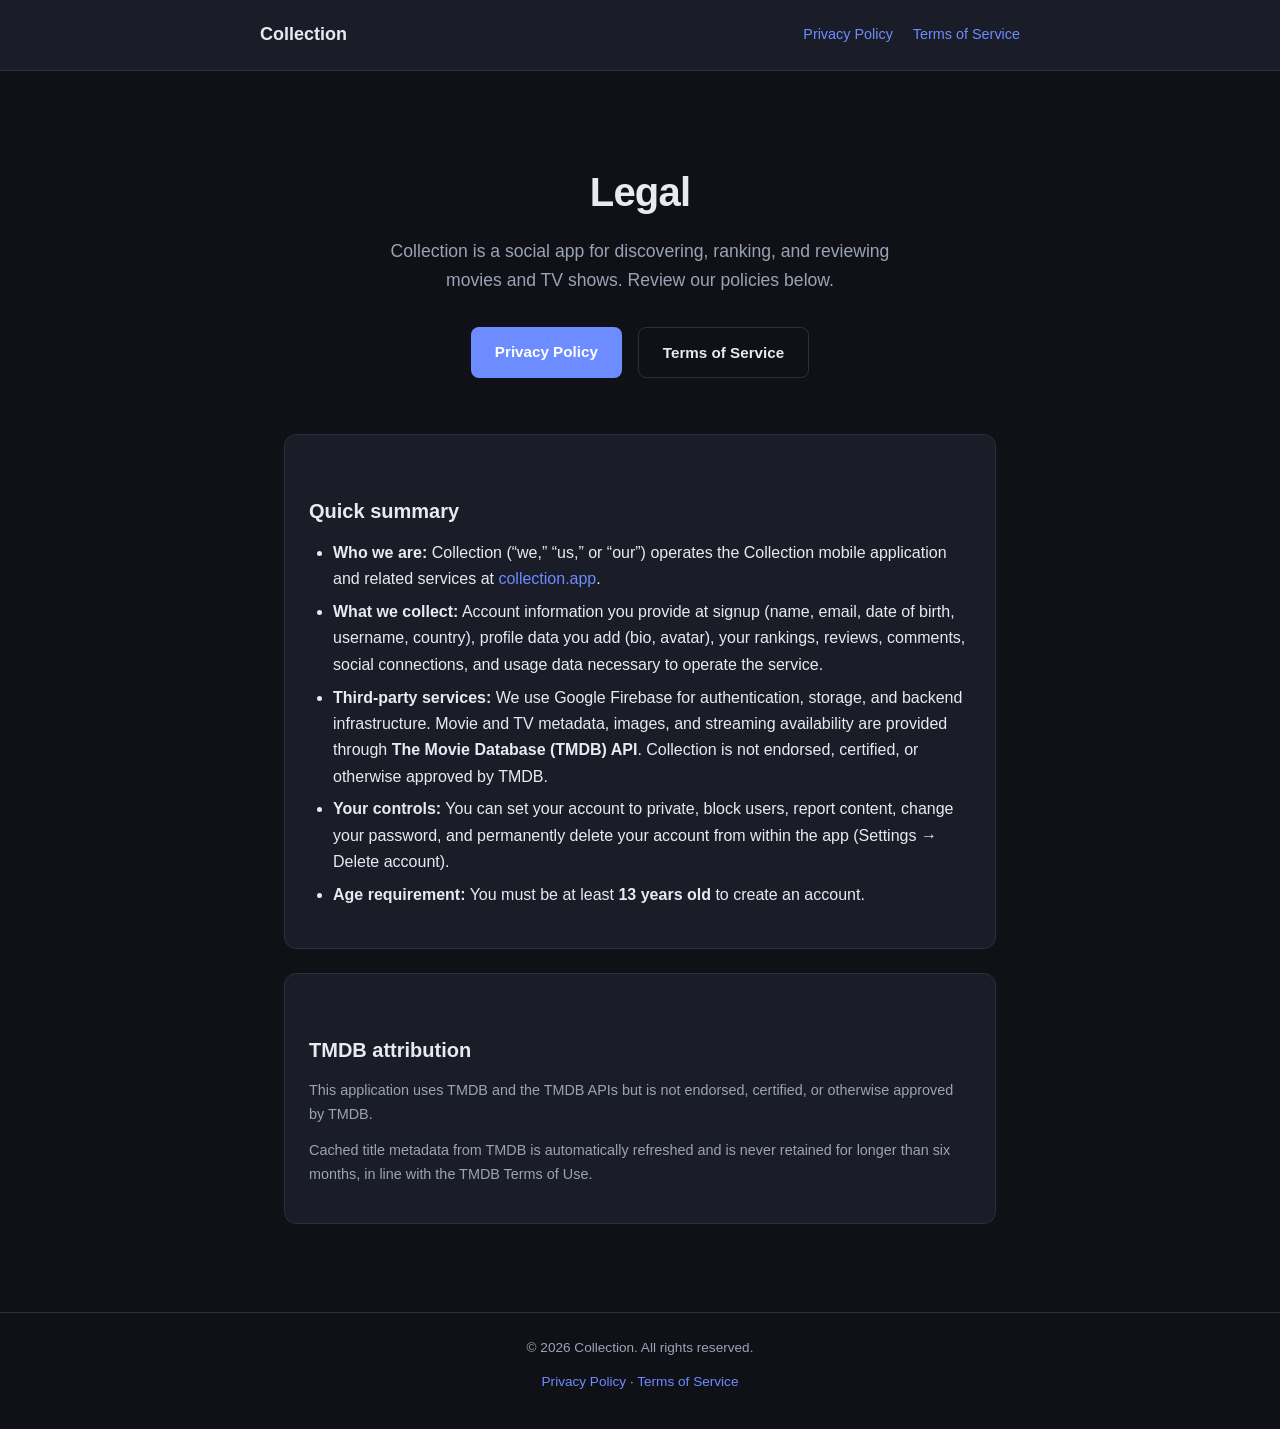
<file: index.html>
<!DOCTYPE html>
<html lang="en">
<head>
  <meta charset="UTF-8" />
  <meta name="viewport" content="width=device-width, initial-scale=1.0" />
  <meta name="description" content="Legal documents for Collection — Privacy Policy and Terms of Service." />
  <title>Collection — Legal</title>
  <link rel="stylesheet" href="styles.css" />
</head>
<body>
  <header class="site-header">
    <div class="site-header-inner">
      <a href="index.html" class="brand">Collection</a>
      <nav class="nav-links">
        <a href="privacy.html">Privacy Policy</a>
        <a href="terms.html">Terms of Service</a>
      </nav>
    </div>
  </header>

  <main>
    <section class="hero">
      <h1>Legal</h1>
      <p>
        Collection is a social app for discovering, ranking, and reviewing movies and TV shows.
        Review our policies below.
      </p>
      <div class="btn-row">
        <a href="privacy.html" class="btn btn-primary">Privacy Policy</a>
        <a href="terms.html" class="btn btn-secondary">Terms of Service</a>
      </div>
    </section>

    <section class="card">
      <h2>Quick summary</h2>
      <ul>
        <li><strong>Who we are:</strong> Collection (“we,” “us,” or “our”) operates the Collection mobile application and related services at <a href="https://collection.app">collection.app</a>.</li>
        <li><strong>What we collect:</strong> Account information you provide at signup (name, email, date of birth, username, country), profile data you add (bio, avatar), your rankings, reviews, comments, social connections, and usage data necessary to operate the service.</li>
        <li><strong>Third-party services:</strong> We use Google Firebase for authentication, storage, and backend infrastructure. Movie and TV metadata, images, and streaming availability are provided through <strong>The Movie Database (TMDB) API</strong>. Collection is not endorsed, certified, or otherwise approved by TMDB.</li>
        <li><strong>Your controls:</strong> You can set your account to private, block users, report content, change your password, and permanently delete your account from within the app (Settings → Delete account).</li>
        <li><strong>Age requirement:</strong> You must be at least <strong>13 years old</strong> to create an account.</li>
      </ul>
    </section>

    <section class="card card-muted">
      <h2>TMDB attribution</h2>
      <p>
        This application uses TMDB and the TMDB APIs but is not endorsed, certified,
        or otherwise approved by TMDB.
      </p>
      <p>
        Cached title metadata from TMDB is automatically refreshed and is never retained
        for longer than six months, in line with the TMDB Terms of Use.
      </p>
    </section>
  </main>

  <footer class="site-footer">
    <p>© 2026 Collection. All rights reserved.</p>
    <p>
      <a href="privacy.html">Privacy Policy</a> ·
      <a href="terms.html">Terms of Service</a>
    </p>
  </footer>
</body>
</html>
</file>
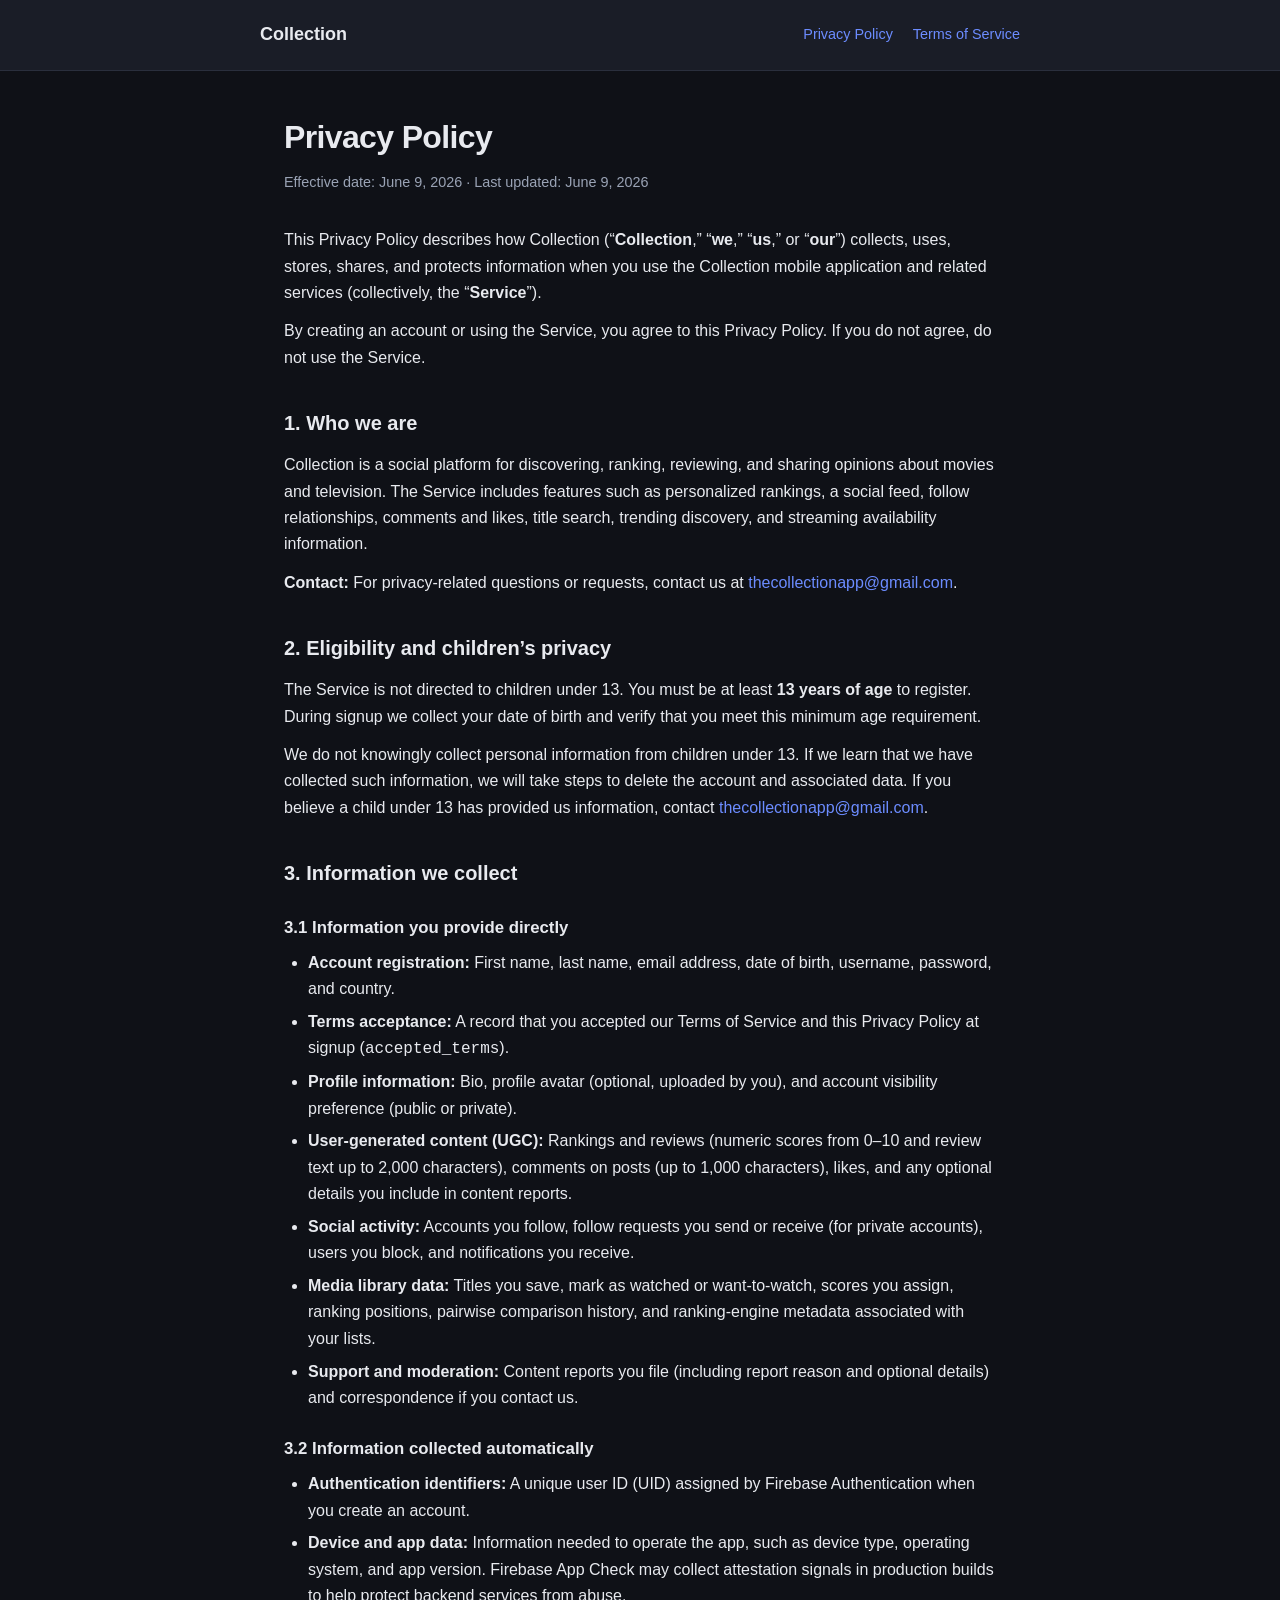
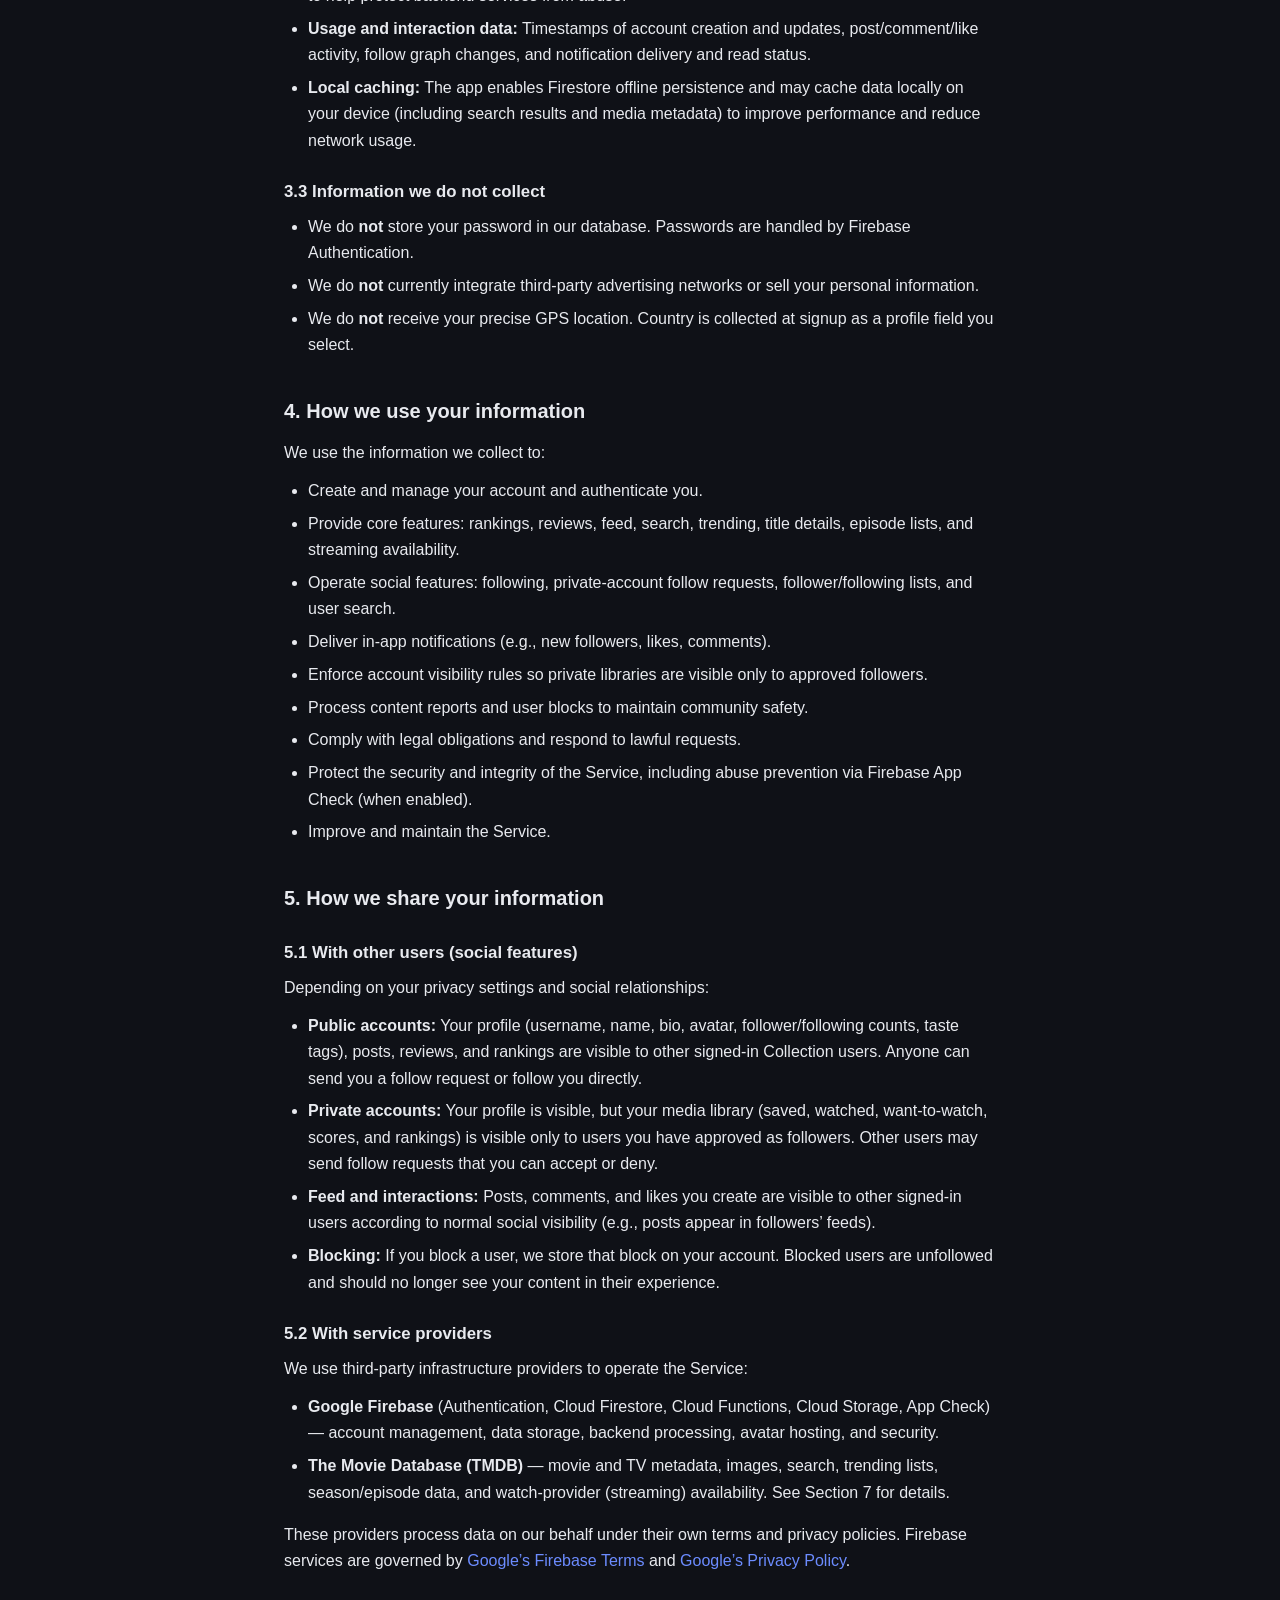
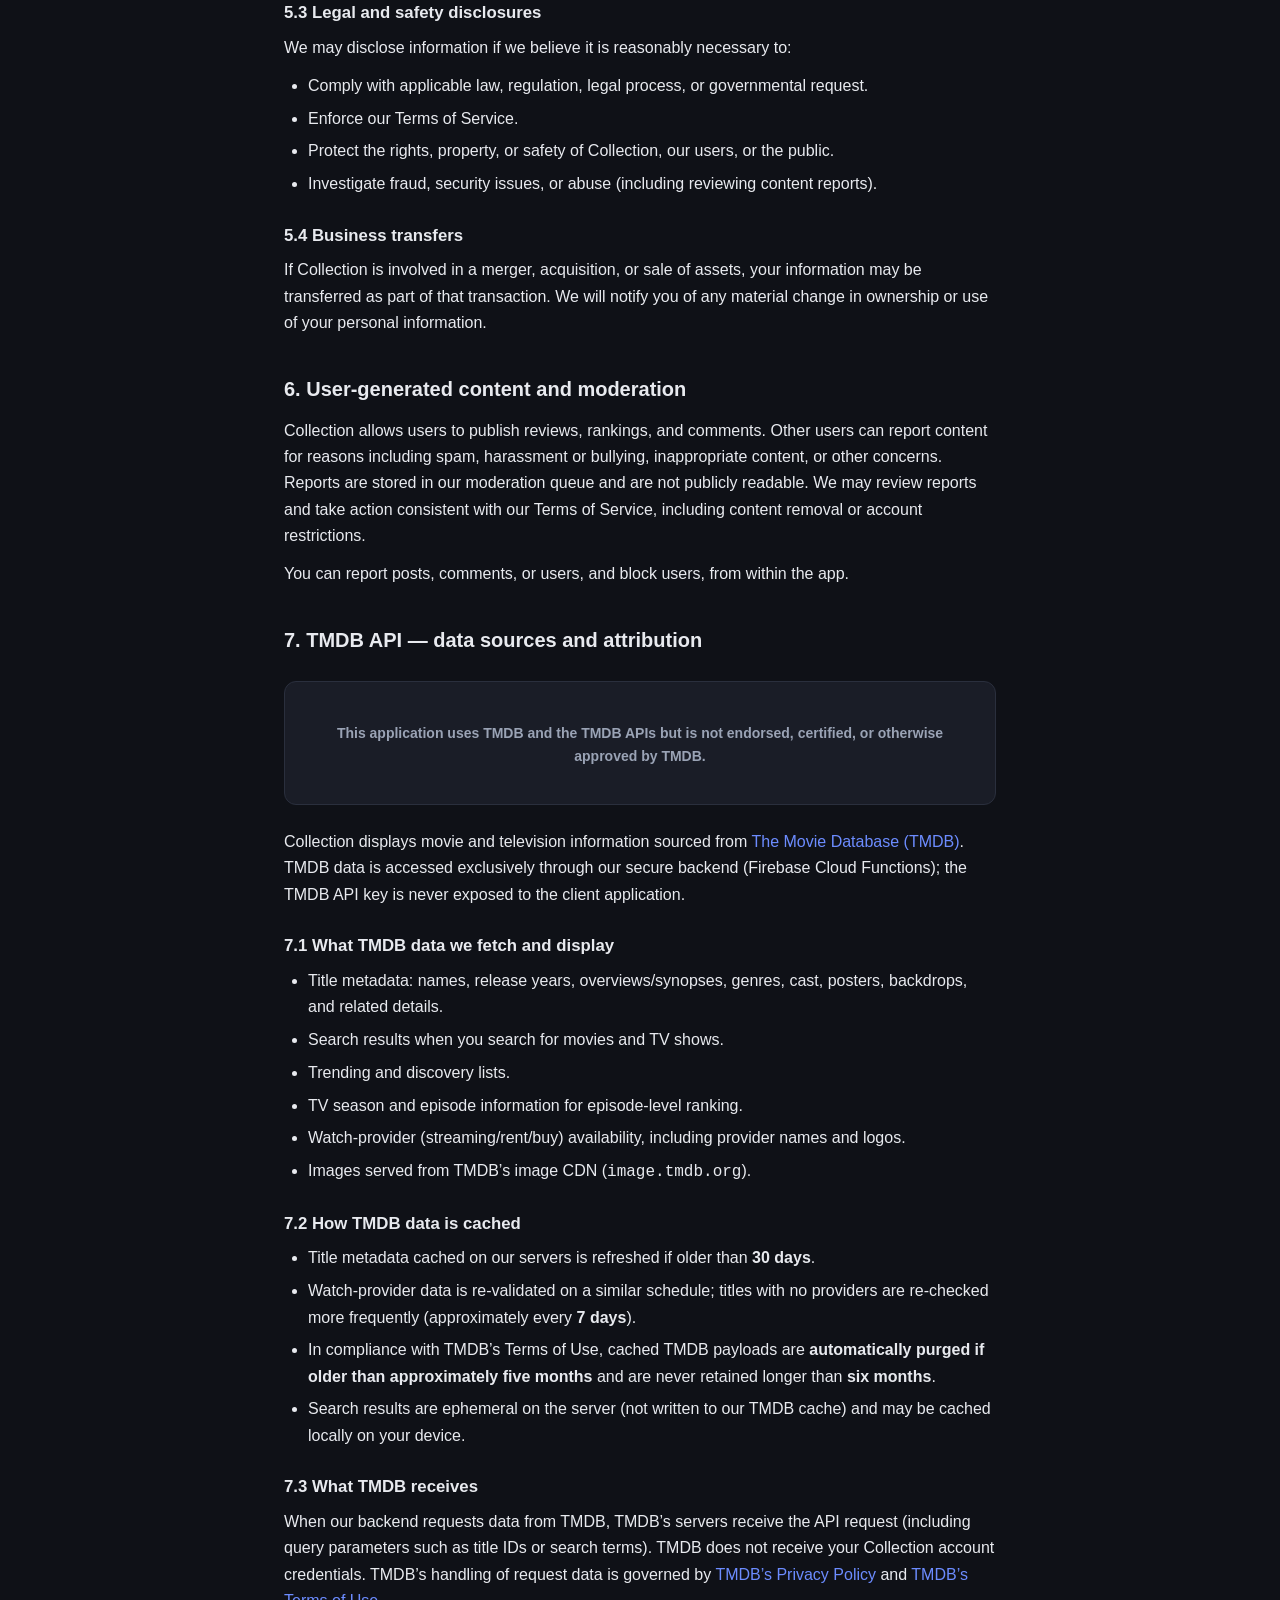
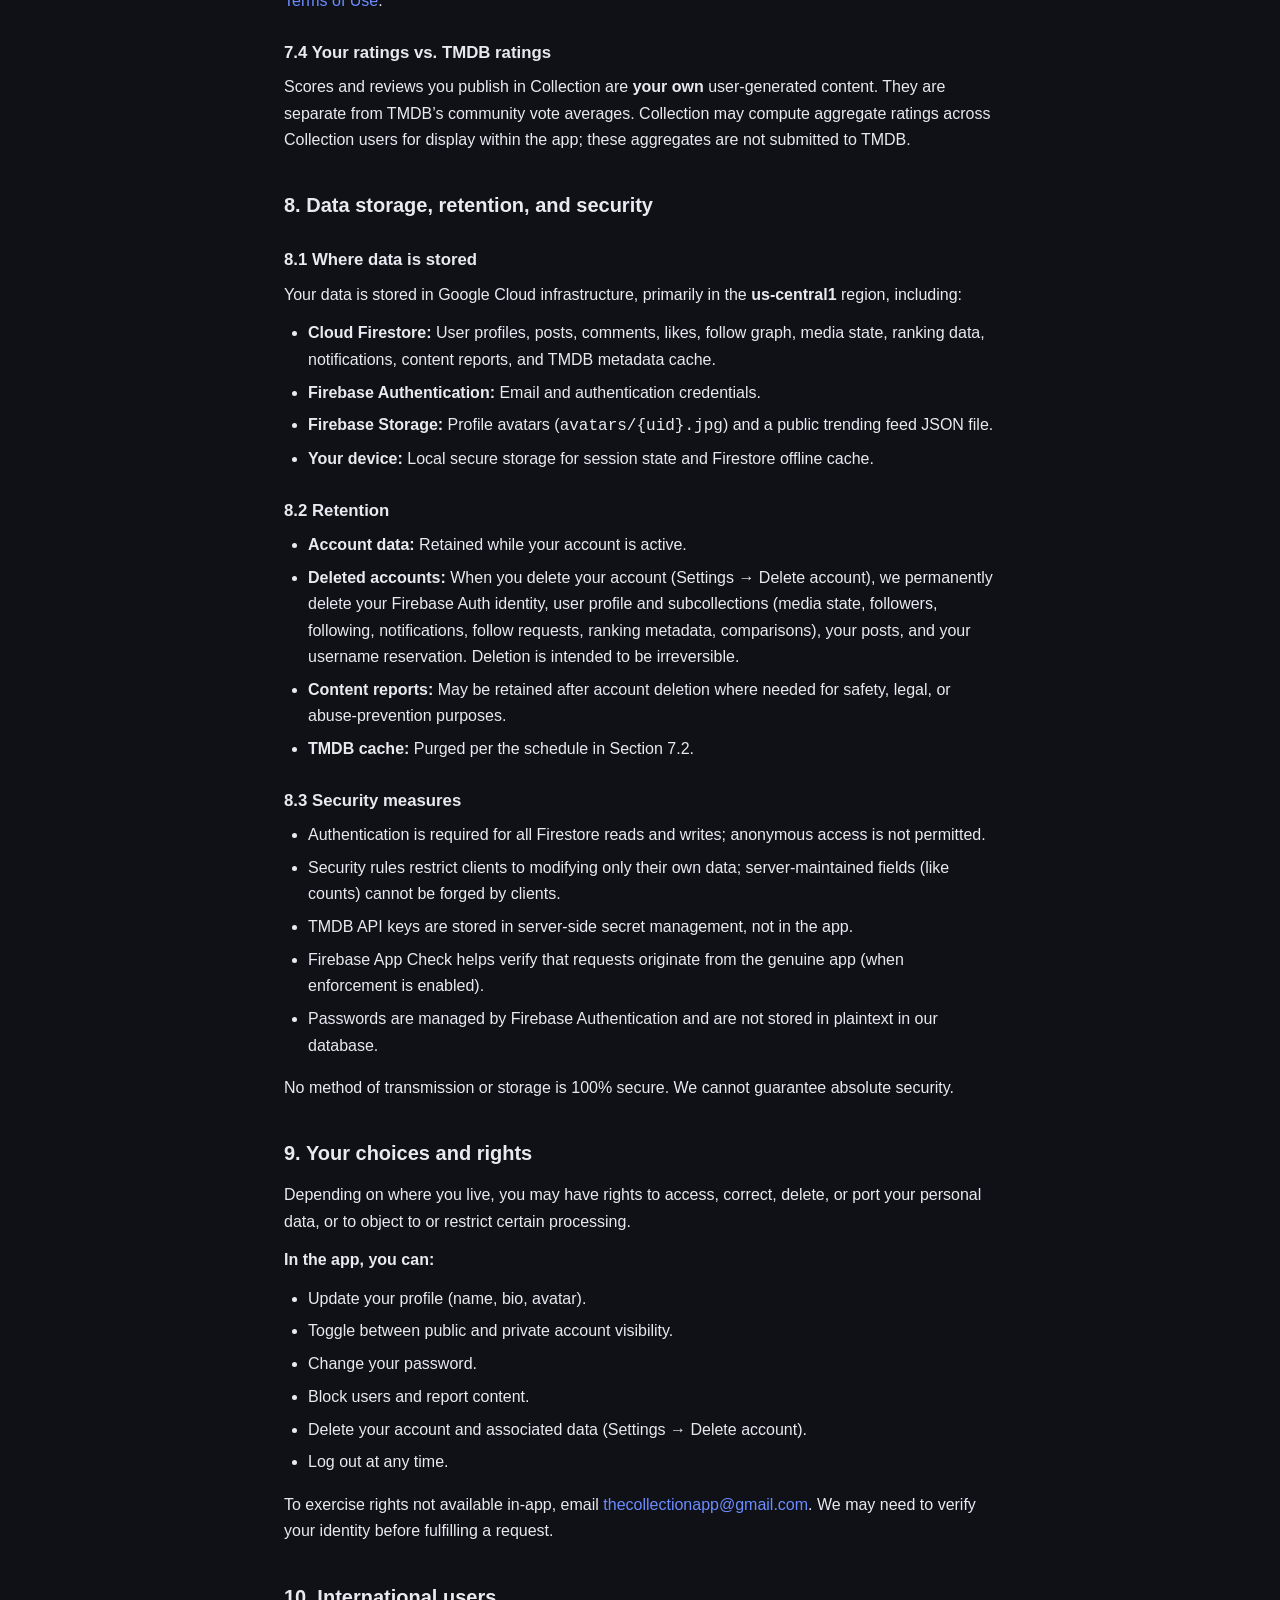
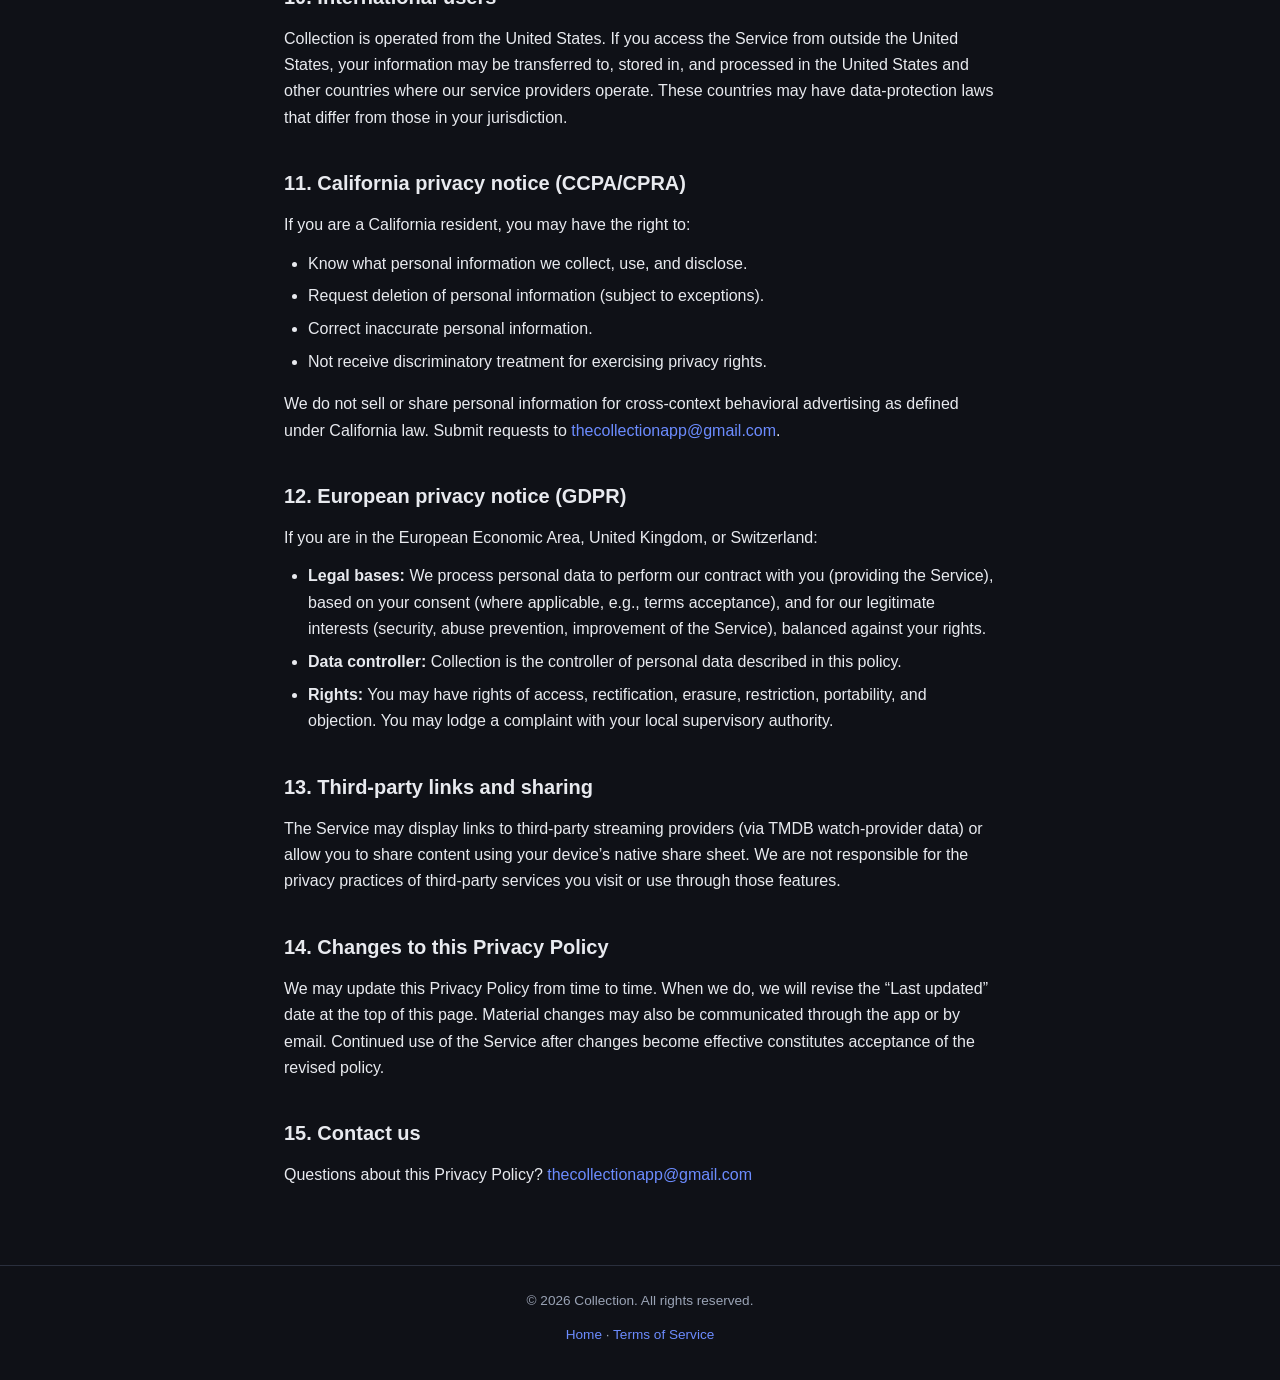
<file: privacy.html>
<!DOCTYPE html>
<html lang="en">
<head>
  <meta charset="UTF-8" />
  <meta name="viewport" content="width=device-width, initial-scale=1.0" />
  <meta name="description" content="Privacy Policy for the Collection app." />
  <title>Privacy Policy — Collection</title>
  <link rel="stylesheet" href="styles.css" />
</head>
<body>
  <header class="site-header">
    <div class="site-header-inner">
      <a href="index.html" class="brand">Collection</a>
      <nav class="nav-links">
        <a href="privacy.html">Privacy Policy</a>
        <a href="terms.html">Terms of Service</a>
      </nav>
    </div>
  </header>

  <main>
    <h1>Privacy Policy</h1>
    <p class="meta">Effective date: June 9, 2026 · Last updated: June 9, 2026</p>

    <p>
      This Privacy Policy describes how Collection (“<strong>Collection</strong>,” “<strong>we</strong>,”
      “<strong>us</strong>,” or “<strong>our</strong>”) collects, uses, stores, shares, and protects
      information when you use the Collection mobile application and related services
      (collectively, the “<strong>Service</strong>”).
    </p>
    <p>
      By creating an account or using the Service, you agree to this Privacy Policy.
      If you do not agree, do not use the Service.
    </p>

    <h2>1. Who we are</h2>
    <p>
      Collection is a social platform for discovering, ranking, reviewing, and sharing opinions
      about movies and television. The Service includes features such as personalized rankings,
      a social feed, follow relationships, comments and likes, title search, trending discovery,
      and streaming availability information.
    </p>
    <p>
      <strong>Contact:</strong> For privacy-related questions or requests, contact us at
      <a href="mailto:thecollectionapp@gmail.com">thecollectionapp@gmail.com</a>.
    </p>

    <h2>2. Eligibility and children’s privacy</h2>
    <p>
      The Service is not directed to children under 13. You must be at least
      <strong>13 years of age</strong> to register. During signup we collect your date of birth
      and verify that you meet this minimum age requirement.
    </p>
    <p>
      We do not knowingly collect personal information from children under 13. If we learn that
      we have collected such information, we will take steps to delete the account and associated
      data. If you believe a child under 13 has provided us information, contact
      <a href="mailto:thecollectionapp@gmail.com">thecollectionapp@gmail.com</a>.
    </p>

    <h2>3. Information we collect</h2>

    <h3>3.1 Information you provide directly</h3>
    <ul>
      <li><strong>Account registration:</strong> First name, last name, email address, date of birth, username, password, and country.</li>
      <li><strong>Terms acceptance:</strong> A record that you accepted our Terms of Service and this Privacy Policy at signup (<code>accepted_terms</code>).</li>
      <li><strong>Profile information:</strong> Bio, profile avatar (optional, uploaded by you), and account visibility preference (public or private).</li>
      <li><strong>User-generated content (UGC):</strong> Rankings and reviews (numeric scores from 0–10 and review text up to 2,000 characters), comments on posts (up to 1,000 characters), likes, and any optional details you include in content reports.</li>
      <li><strong>Social activity:</strong> Accounts you follow, follow requests you send or receive (for private accounts), users you block, and notifications you receive.</li>
      <li><strong>Media library data:</strong> Titles you save, mark as watched or want-to-watch, scores you assign, ranking positions, pairwise comparison history, and ranking-engine metadata associated with your lists.</li>
      <li><strong>Support and moderation:</strong> Content reports you file (including report reason and optional details) and correspondence if you contact us.</li>
    </ul>

    <h3>3.2 Information collected automatically</h3>
    <ul>
      <li><strong>Authentication identifiers:</strong> A unique user ID (UID) assigned by Firebase Authentication when you create an account.</li>
      <li><strong>Device and app data:</strong> Information needed to operate the app, such as device type, operating system, and app version. Firebase App Check may collect attestation signals in production builds to help protect backend services from abuse.</li>
      <li><strong>Usage and interaction data:</strong> Timestamps of account creation and updates, post/comment/like activity, follow graph changes, and notification delivery and read status.</li>
      <li><strong>Local caching:</strong> The app enables Firestore offline persistence and may cache data locally on your device (including search results and media metadata) to improve performance and reduce network usage.</li>
    </ul>

    <h3>3.3 Information we do not collect</h3>
    <ul>
      <li>We do <strong>not</strong> store your password in our database. Passwords are handled by Firebase Authentication.</li>
      <li>We do <strong>not</strong> currently integrate third-party advertising networks or sell your personal information.</li>
      <li>We do <strong>not</strong> receive your precise GPS location. Country is collected at signup as a profile field you select.</li>
    </ul>

    <h2>4. How we use your information</h2>
    <p>We use the information we collect to:</p>
    <ul>
      <li>Create and manage your account and authenticate you.</li>
      <li>Provide core features: rankings, reviews, feed, search, trending, title details, episode lists, and streaming availability.</li>
      <li>Operate social features: following, private-account follow requests, follower/following lists, and user search.</li>
      <li>Deliver in-app notifications (e.g., new followers, likes, comments).</li>
      <li>Enforce account visibility rules so private libraries are visible only to approved followers.</li>
      <li>Process content reports and user blocks to maintain community safety.</li>
      <li>Comply with legal obligations and respond to lawful requests.</li>
      <li>Protect the security and integrity of the Service, including abuse prevention via Firebase App Check (when enabled).</li>
      <li>Improve and maintain the Service.</li>
    </ul>

    <h2>5. How we share your information</h2>

    <h3>5.1 With other users (social features)</h3>
    <p>Depending on your privacy settings and social relationships:</p>
    <ul>
      <li><strong>Public accounts:</strong> Your profile (username, name, bio, avatar, follower/following counts, taste tags), posts, reviews, and rankings are visible to other signed-in Collection users. Anyone can send you a follow request or follow you directly.</li>
      <li><strong>Private accounts:</strong> Your profile is visible, but your media library (saved, watched, want-to-watch, scores, and rankings) is visible only to users you have approved as followers. Other users may send follow requests that you can accept or deny.</li>
      <li><strong>Feed and interactions:</strong> Posts, comments, and likes you create are visible to other signed-in users according to normal social visibility (e.g., posts appear in followers’ feeds).</li>
      <li><strong>Blocking:</strong> If you block a user, we store that block on your account. Blocked users are unfollowed and should no longer see your content in their experience.</li>
    </ul>

    <h3>5.2 With service providers</h3>
    <p>We use third-party infrastructure providers to operate the Service:</p>
    <ul>
      <li><strong>Google Firebase</strong> (Authentication, Cloud Firestore, Cloud Functions, Cloud Storage, App Check) — account management, data storage, backend processing, avatar hosting, and security.</li>
      <li><strong>The Movie Database (TMDB)</strong> — movie and TV metadata, images, search, trending lists, season/episode data, and watch-provider (streaming) availability. See Section 7 for details.</li>
    </ul>
    <p>
      These providers process data on our behalf under their own terms and privacy policies.
      Firebase services are governed by
      <a href="https://firebase.google.com/terms" target="_blank" rel="noopener">Google’s Firebase Terms</a>
      and
      <a href="https://policies.google.com/privacy" target="_blank" rel="noopener">Google’s Privacy Policy</a>.
    </p>

    <h3>5.3 Legal and safety disclosures</h3>
    <p>We may disclose information if we believe it is reasonably necessary to:</p>
    <ul>
      <li>Comply with applicable law, regulation, legal process, or governmental request.</li>
      <li>Enforce our Terms of Service.</li>
      <li>Protect the rights, property, or safety of Collection, our users, or the public.</li>
      <li>Investigate fraud, security issues, or abuse (including reviewing content reports).</li>
    </ul>

    <h3>5.4 Business transfers</h3>
    <p>
      If Collection is involved in a merger, acquisition, or sale of assets, your information
      may be transferred as part of that transaction. We will notify you of any material change
      in ownership or use of your personal information.
    </p>

    <h2>6. User-generated content and moderation</h2>
    <p>
      Collection allows users to publish reviews, rankings, and comments. Other users can
      report content for reasons including spam, harassment or bullying, inappropriate content,
      or other concerns. Reports are stored in our moderation queue and are not publicly readable.
      We may review reports and take action consistent with our Terms of Service, including
      content removal or account restrictions.
    </p>
    <p>
      You can report posts, comments, or users, and block users, from within the app.
    </p>

    <h2>7. TMDB API — data sources and attribution</h2>

    <div class="card">
      <p class="tmdb-notice">
        <strong>This application uses TMDB and the TMDB APIs but is not endorsed, certified,
        or otherwise approved by TMDB.</strong>
      </p>
    </div>

    <p>
      Collection displays movie and television information sourced from
      <a href="https://www.themoviedb.org/" target="_blank" rel="noopener">The Movie Database (TMDB)</a>.
      TMDB data is accessed exclusively through our secure backend (Firebase Cloud Functions);
      the TMDB API key is never exposed to the client application.
    </p>

    <h3>7.1 What TMDB data we fetch and display</h3>
    <ul>
      <li>Title metadata: names, release years, overviews/synopses, genres, cast, posters, backdrops, and related details.</li>
      <li>Search results when you search for movies and TV shows.</li>
      <li>Trending and discovery lists.</li>
      <li>TV season and episode information for episode-level ranking.</li>
      <li>Watch-provider (streaming/rent/buy) availability, including provider names and logos.</li>
      <li>Images served from TMDB’s image CDN (<code>image.tmdb.org</code>).</li>
    </ul>

    <h3>7.2 How TMDB data is cached</h3>
    <ul>
      <li>Title metadata cached on our servers is refreshed if older than <strong>30 days</strong>.</li>
      <li>Watch-provider data is re-validated on a similar schedule; titles with no providers are re-checked more frequently (approximately every <strong>7 days</strong>).</li>
      <li>In compliance with TMDB’s Terms of Use, cached TMDB payloads are <strong>automatically purged if older than approximately five months</strong> and are never retained longer than <strong>six months</strong>.</li>
      <li>Search results are ephemeral on the server (not written to our TMDB cache) and may be cached locally on your device.</li>
    </ul>

    <h3>7.3 What TMDB receives</h3>
    <p>
      When our backend requests data from TMDB, TMDB’s servers receive the API request
      (including query parameters such as title IDs or search terms). TMDB does not receive
      your Collection account credentials. TMDB’s handling of request data is governed by
      <a href="https://www.themoviedb.org/privacy-policy" target="_blank" rel="noopener">TMDB’s Privacy Policy</a>
      and
      <a href="https://www.themoviedb.org/terms-of-use" target="_blank" rel="noopener">TMDB’s Terms of Use</a>.
    </p>

    <h3>7.4 Your ratings vs. TMDB ratings</h3>
    <p>
      Scores and reviews you publish in Collection are <strong>your own</strong> user-generated
      content. They are separate from TMDB’s community vote averages. Collection may compute
      aggregate ratings across Collection users for display within the app; these aggregates
      are not submitted to TMDB.
    </p>

    <h2>8. Data storage, retention, and security</h2>

    <h3>8.1 Where data is stored</h3>
    <p>
      Your data is stored in Google Cloud infrastructure, primarily in the
      <strong>us-central1</strong> region, including:
    </p>
    <ul>
      <li><strong>Cloud Firestore:</strong> User profiles, posts, comments, likes, follow graph, media state, ranking data, notifications, content reports, and TMDB metadata cache.</li>
      <li><strong>Firebase Authentication:</strong> Email and authentication credentials.</li>
      <li><strong>Firebase Storage:</strong> Profile avatars (<code>avatars/{uid}.jpg</code>) and a public trending feed JSON file.</li>
      <li><strong>Your device:</strong> Local secure storage for session state and Firestore offline cache.</li>
    </ul>

    <h3>8.2 Retention</h3>
    <ul>
      <li><strong>Account data:</strong> Retained while your account is active.</li>
      <li><strong>Deleted accounts:</strong> When you delete your account (Settings → Delete account), we permanently delete your Firebase Auth identity, user profile and subcollections (media state, followers, following, notifications, follow requests, ranking metadata, comparisons), your posts, and your username reservation. Deletion is intended to be irreversible.</li>
      <li><strong>Content reports:</strong> May be retained after account deletion where needed for safety, legal, or abuse-prevention purposes.</li>
      <li><strong>TMDB cache:</strong> Purged per the schedule in Section 7.2.</li>
    </ul>

    <h3>8.3 Security measures</h3>
    <ul>
      <li>Authentication is required for all Firestore reads and writes; anonymous access is not permitted.</li>
      <li>Security rules restrict clients to modifying only their own data; server-maintained fields (like counts) cannot be forged by clients.</li>
      <li>TMDB API keys are stored in server-side secret management, not in the app.</li>
      <li>Firebase App Check helps verify that requests originate from the genuine app (when enforcement is enabled).</li>
      <li>Passwords are managed by Firebase Authentication and are not stored in plaintext in our database.</li>
    </ul>
    <p>
      No method of transmission or storage is 100% secure. We cannot guarantee absolute security.
    </p>

    <h2>9. Your choices and rights</h2>
    <p>Depending on where you live, you may have rights to access, correct, delete, or port your personal data, or to object to or restrict certain processing.</p>
    <p><strong>In the app, you can:</strong></p>
    <ul>
      <li>Update your profile (name, bio, avatar).</li>
      <li>Toggle between public and private account visibility.</li>
      <li>Change your password.</li>
      <li>Block users and report content.</li>
      <li>Delete your account and associated data (Settings → Delete account).</li>
      <li>Log out at any time.</li>
    </ul>
    <p>
      To exercise rights not available in-app, email
      <a href="mailto:thecollectionapp@gmail.com">thecollectionapp@gmail.com</a>.
      We may need to verify your identity before fulfilling a request.
    </p>

    <h2>10. International users</h2>
    <p>
      Collection is operated from the United States. If you access the Service from outside
      the United States, your information may be transferred to, stored in, and processed in
      the United States and other countries where our service providers operate. These countries
      may have data-protection laws that differ from those in your jurisdiction.
    </p>

    <h2>11. California privacy notice (CCPA/CPRA)</h2>
    <p>If you are a California resident, you may have the right to:</p>
    <ul>
      <li>Know what personal information we collect, use, and disclose.</li>
      <li>Request deletion of personal information (subject to exceptions).</li>
      <li>Correct inaccurate personal information.</li>
      <li>Not receive discriminatory treatment for exercising privacy rights.</li>
    </ul>
    <p>
      We do not sell or share personal information for cross-context behavioral advertising
      as defined under California law. Submit requests to
      <a href="mailto:thecollectionapp@gmail.com">thecollectionapp@gmail.com</a>.
    </p>

    <h2>12. European privacy notice (GDPR)</h2>
    <p>If you are in the European Economic Area, United Kingdom, or Switzerland:</p>
    <ul>
      <li><strong>Legal bases:</strong> We process personal data to perform our contract with you (providing the Service), based on your consent (where applicable, e.g., terms acceptance), and for our legitimate interests (security, abuse prevention, improvement of the Service), balanced against your rights.</li>
      <li><strong>Data controller:</strong> Collection is the controller of personal data described in this policy.</li>
      <li><strong>Rights:</strong> You may have rights of access, rectification, erasure, restriction, portability, and objection. You may lodge a complaint with your local supervisory authority.</li>
    </ul>

    <h2>13. Third-party links and sharing</h2>
    <p>
      The Service may display links to third-party streaming providers (via TMDB watch-provider
      data) or allow you to share content using your device’s native share sheet. We are not
      responsible for the privacy practices of third-party services you visit or use through
      those features.
    </p>

    <h2>14. Changes to this Privacy Policy</h2>
    <p>
      We may update this Privacy Policy from time to time. When we do, we will revise the
      “Last updated” date at the top of this page. Material changes may also be communicated
      through the app or by email. Continued use of the Service after changes become effective
      constitutes acceptance of the revised policy.
    </p>

    <h2>15. Contact us</h2>
    <p>
      Questions about this Privacy Policy?
      <a href="mailto:thecollectionapp@gmail.com">thecollectionapp@gmail.com</a>
    </p>
  </main>

  <footer class="site-footer">
    <p>© 2026 Collection. All rights reserved.</p>
    <p>
      <a href="index.html">Home</a> ·
      <a href="terms.html">Terms of Service</a>
    </p>
  </footer>
</body>
</html>
</file>
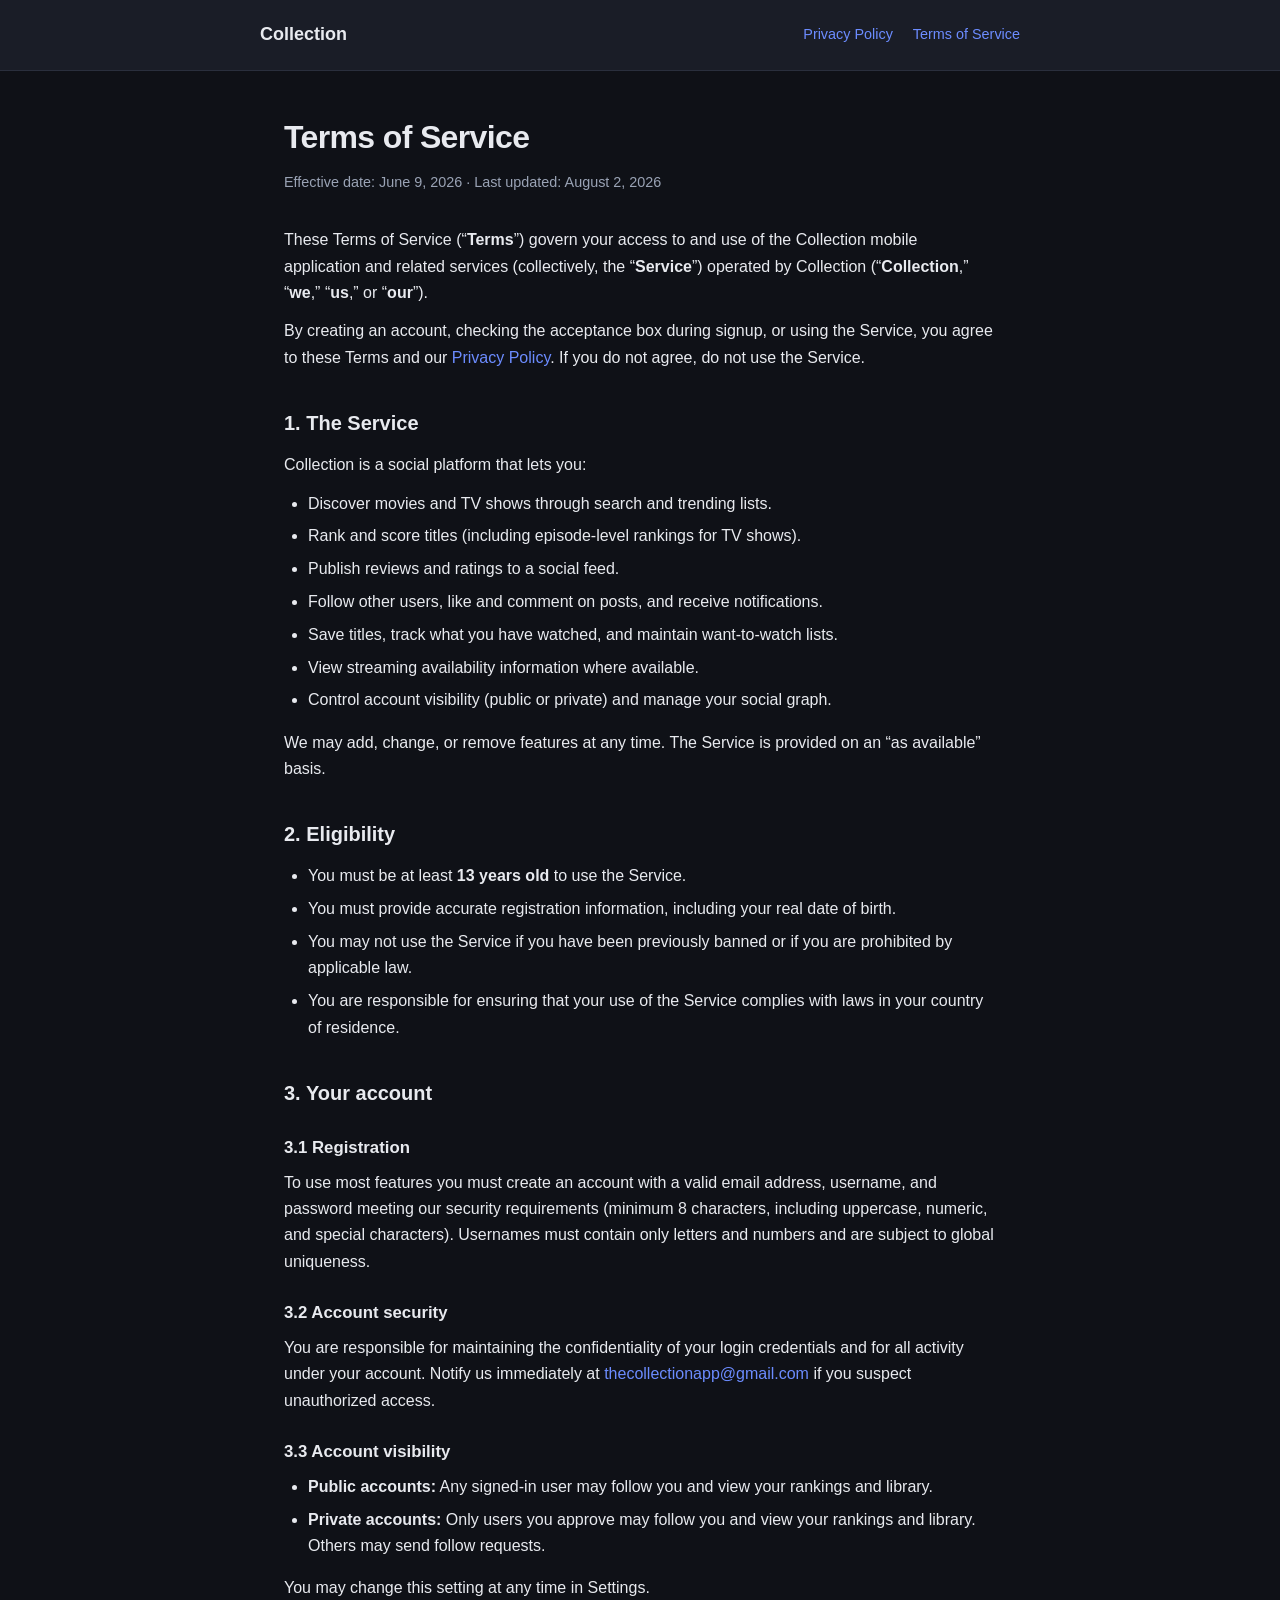
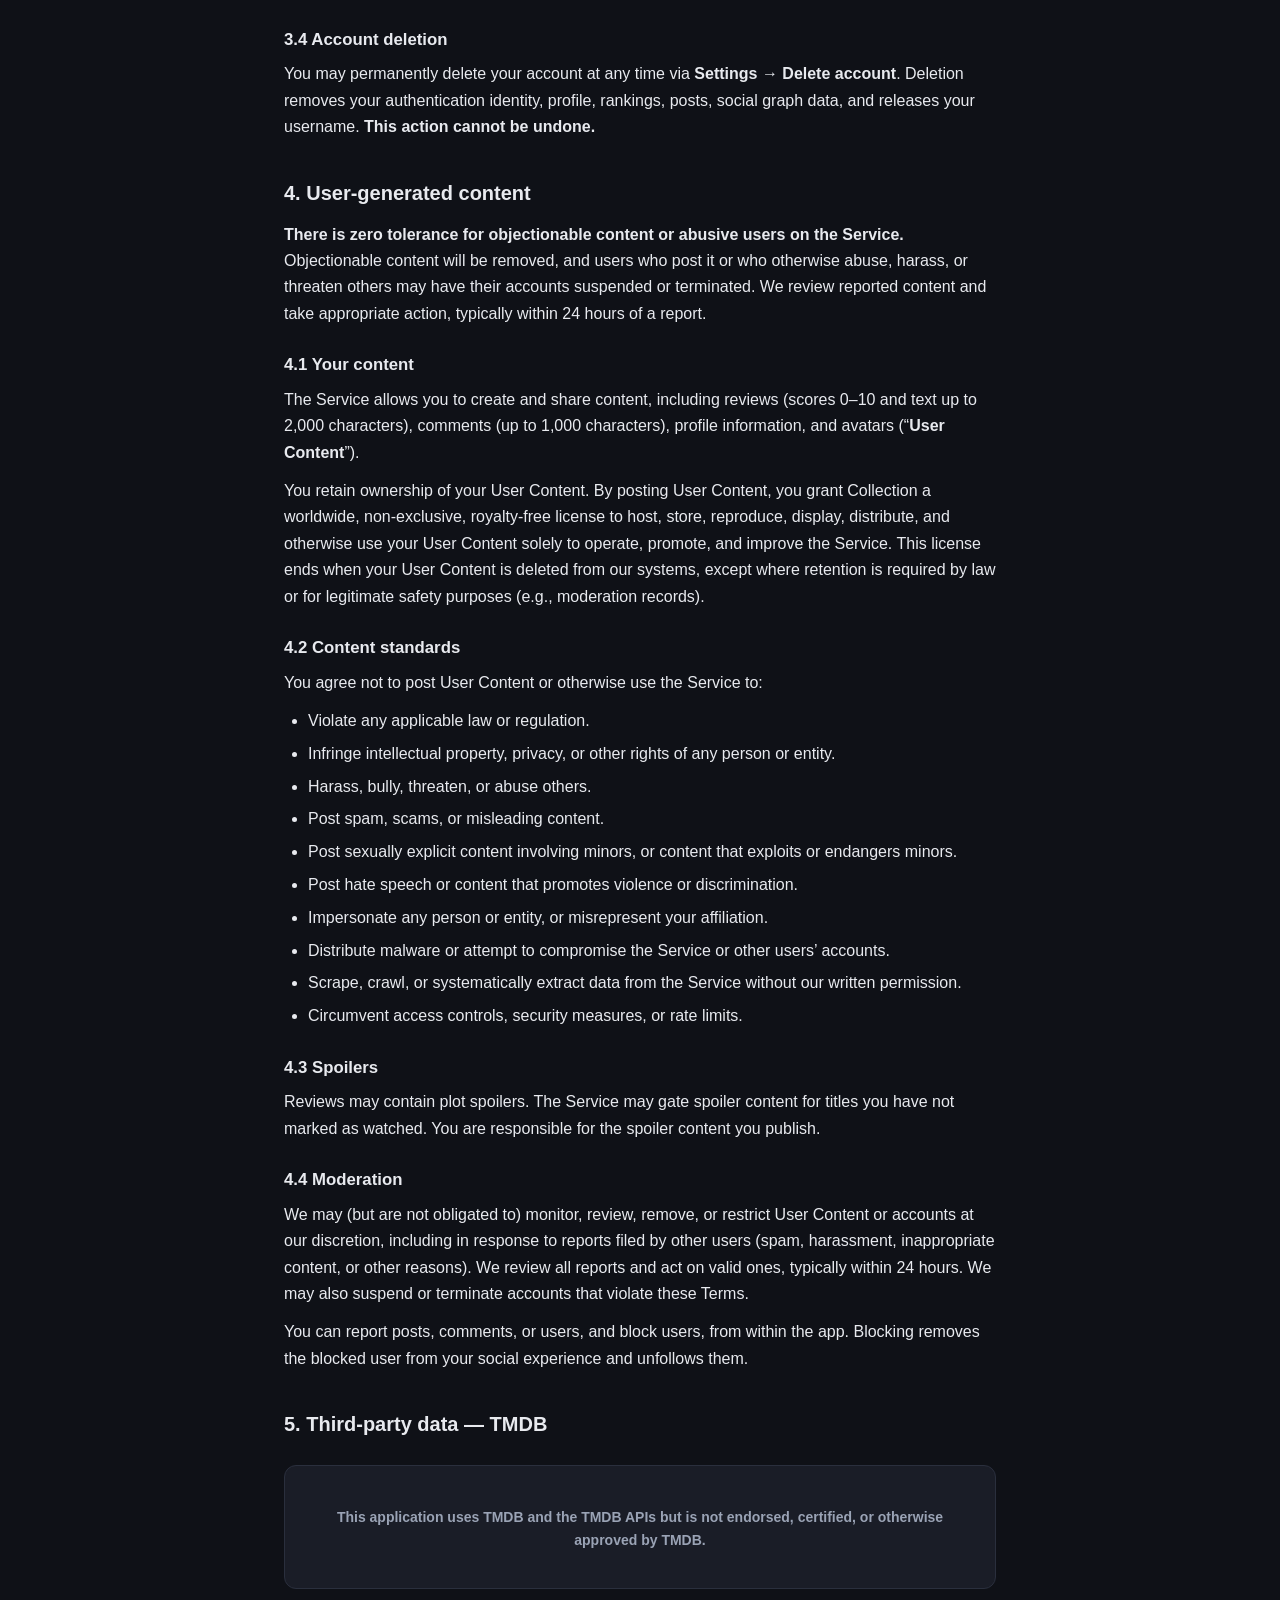
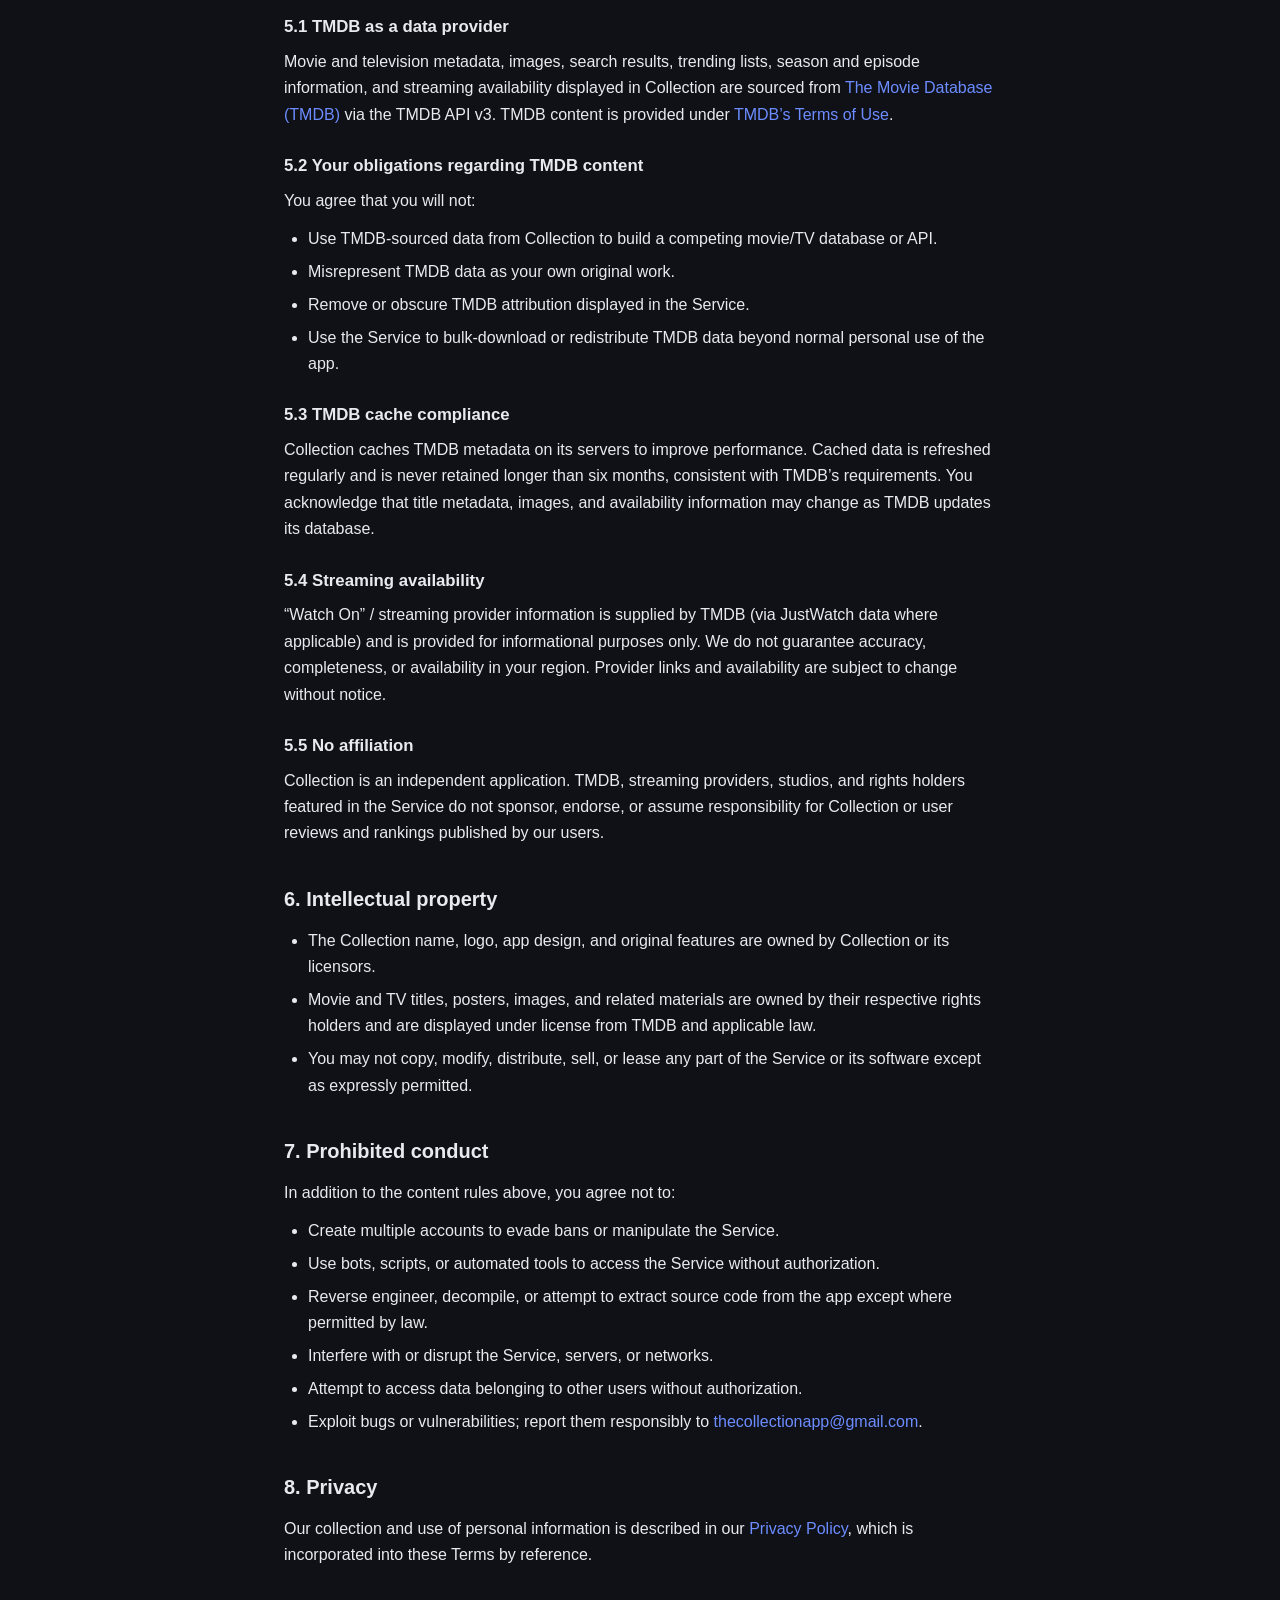
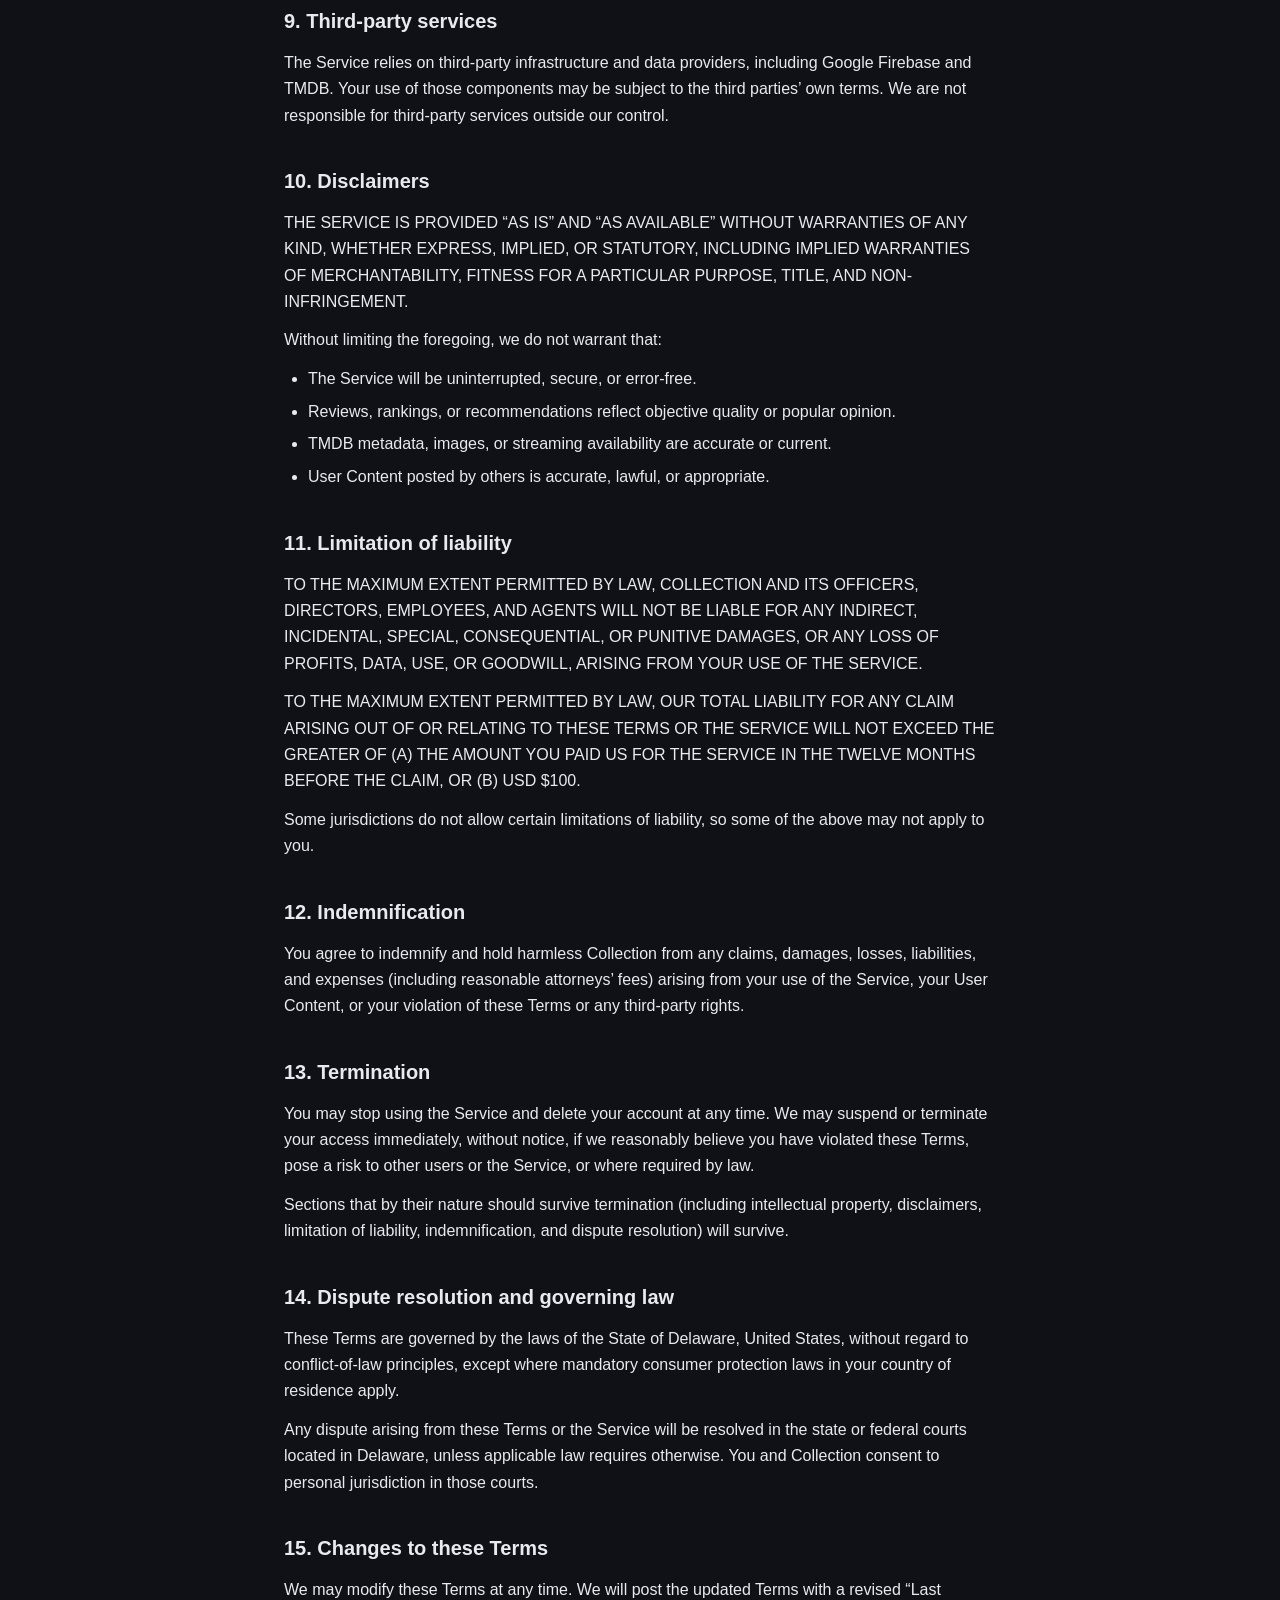
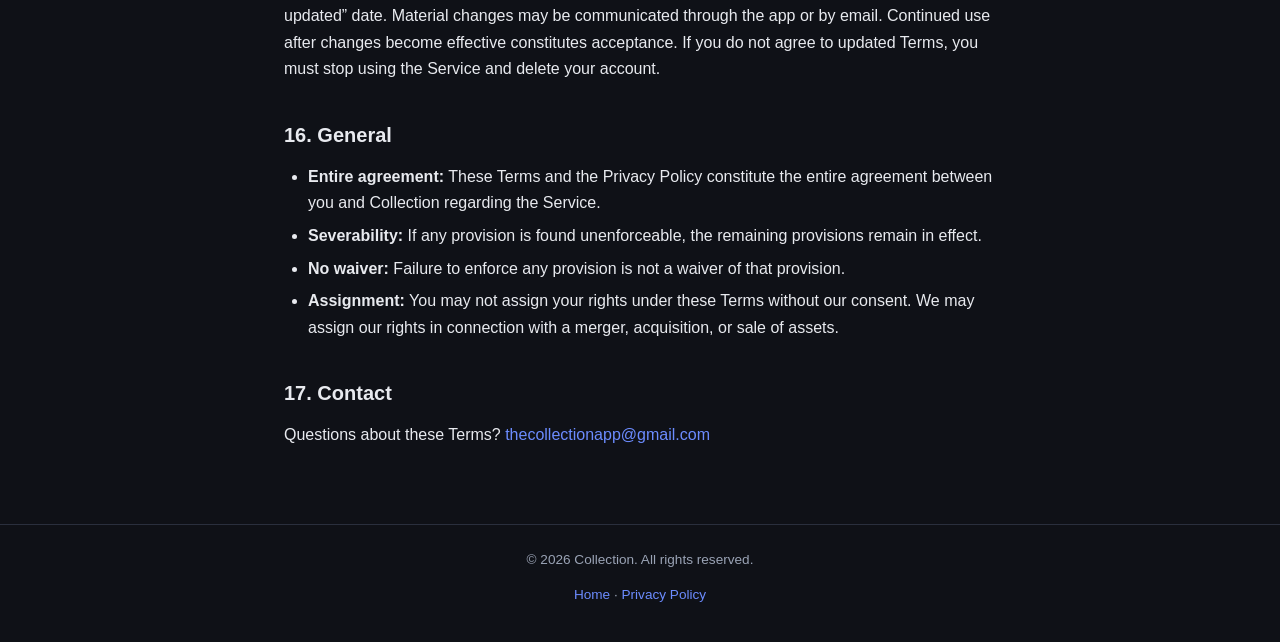
<file: terms.html>
<!DOCTYPE html>
<html lang="en">
<head>
  <meta charset="UTF-8" />
  <meta name="viewport" content="width=device-width, initial-scale=1.0" />
  <meta name="description" content="Terms of Service for the Collection app." />
  <title>Terms of Service — Collection</title>
  <link rel="stylesheet" href="styles.css" />
</head>
<body>
  <header class="site-header">
    <div class="site-header-inner">
      <a href="index.html" class="brand">Collection</a>
      <nav class="nav-links">
        <a href="privacy.html">Privacy Policy</a>
        <a href="terms.html">Terms of Service</a>
      </nav>
    </div>
  </header>

  <main>
    <h1>Terms of Service</h1>
    <p class="meta">Effective date: June 9, 2026 · Last updated: August 2, 2026</p>

    <p>
      These Terms of Service (“<strong>Terms</strong>”) govern your access to and use of the
      Collection mobile application and related services (collectively, the “<strong>Service</strong>”)
      operated by Collection (“<strong>Collection</strong>,” “<strong>we</strong>,” “<strong>us</strong>,”
      or “<strong>our</strong>”).
    </p>
    <p>
      By creating an account, checking the acceptance box during signup, or using the Service,
      you agree to these Terms and our
      <a href="privacy.html">Privacy Policy</a>. If you do not agree, do not use the Service.
    </p>

    <h2>1. The Service</h2>
    <p>Collection is a social platform that lets you:</p>
    <ul>
      <li>Discover movies and TV shows through search and trending lists.</li>
      <li>Rank and score titles (including episode-level rankings for TV shows).</li>
      <li>Publish reviews and ratings to a social feed.</li>
      <li>Follow other users, like and comment on posts, and receive notifications.</li>
      <li>Save titles, track what you have watched, and maintain want-to-watch lists.</li>
      <li>View streaming availability information where available.</li>
      <li>Control account visibility (public or private) and manage your social graph.</li>
    </ul>
    <p>
      We may add, change, or remove features at any time. The Service is provided on an
      “as available” basis.
    </p>

    <h2>2. Eligibility</h2>
    <ul>
      <li>You must be at least <strong>13 years old</strong> to use the Service.</li>
      <li>You must provide accurate registration information, including your real date of birth.</li>
      <li>You may not use the Service if you have been previously banned or if you are prohibited by applicable law.</li>
      <li>You are responsible for ensuring that your use of the Service complies with laws in your country of residence.</li>
    </ul>

    <h2>3. Your account</h2>

    <h3>3.1 Registration</h3>
    <p>
      To use most features you must create an account with a valid email address, username,
      and password meeting our security requirements (minimum 8 characters, including uppercase,
      numeric, and special characters). Usernames must contain only letters and numbers and
      are subject to global uniqueness.
    </p>

    <h3>3.2 Account security</h3>
    <p>
      You are responsible for maintaining the confidentiality of your login credentials and
      for all activity under your account. Notify us immediately at
      <a href="mailto:thecollectionapp@gmail.com">thecollectionapp@gmail.com</a> if you suspect
      unauthorized access.
    </p>

    <h3>3.3 Account visibility</h3>
    <ul>
      <li><strong>Public accounts:</strong> Any signed-in user may follow you and view your rankings and library.</li>
      <li><strong>Private accounts:</strong> Only users you approve may follow you and view your rankings and library. Others may send follow requests.</li>
    </ul>
    <p>You may change this setting at any time in Settings.</p>

    <h3>3.4 Account deletion</h3>
    <p>
      You may permanently delete your account at any time via <strong>Settings → Delete account</strong>.
      Deletion removes your authentication identity, profile, rankings, posts, social graph data,
      and releases your username. <strong>This action cannot be undone.</strong>
    </p>

    <h2>4. User-generated content</h2>
    <p>
      <strong>There is zero tolerance for objectionable content or abusive users on the
      Service.</strong> Objectionable content will be removed, and users who post it or who
      otherwise abuse, harass, or threaten others may have their accounts suspended or
      terminated. We review reported content and take appropriate action, typically within
      24 hours of a report.
    </p>

    <h3>4.1 Your content</h3>
    <p>
      The Service allows you to create and share content, including reviews (scores 0–10 and
      text up to 2,000 characters), comments (up to 1,000 characters), profile information,
      and avatars (“<strong>User Content</strong>”).
    </p>
    <p>
      You retain ownership of your User Content. By posting User Content, you grant Collection
      a worldwide, non-exclusive, royalty-free license to host, store, reproduce, display,
      distribute, and otherwise use your User Content solely to operate, promote, and improve
      the Service. This license ends when your User Content is deleted from our systems,
      except where retention is required by law or for legitimate safety purposes (e.g.,
      moderation records).
    </p>

    <h3>4.2 Content standards</h3>
    <p>You agree not to post User Content or otherwise use the Service to:</p>
    <ul>
      <li>Violate any applicable law or regulation.</li>
      <li>Infringe intellectual property, privacy, or other rights of any person or entity.</li>
      <li>Harass, bully, threaten, or abuse others.</li>
      <li>Post spam, scams, or misleading content.</li>
      <li>Post sexually explicit content involving minors, or content that exploits or endangers minors.</li>
      <li>Post hate speech or content that promotes violence or discrimination.</li>
      <li>Impersonate any person or entity, or misrepresent your affiliation.</li>
      <li>Distribute malware or attempt to compromise the Service or other users’ accounts.</li>
      <li>Scrape, crawl, or systematically extract data from the Service without our written permission.</li>
      <li>Circumvent access controls, security measures, or rate limits.</li>
    </ul>

    <h3>4.3 Spoilers</h3>
    <p>
      Reviews may contain plot spoilers. The Service may gate spoiler content for titles you
      have not marked as watched. You are responsible for the spoiler content you publish.
    </p>

    <h3>4.4 Moderation</h3>
    <p>
      We may (but are not obligated to) monitor, review, remove, or restrict User Content
      or accounts at our discretion, including in response to reports filed by other users
      (spam, harassment, inappropriate content, or other reasons). We review all reports
      and act on valid ones, typically within 24 hours. We may also suspend or
      terminate accounts that violate these Terms.
    </p>
    <p>
      You can report posts, comments, or users, and block users, from within the app.
      Blocking removes the blocked user from your social experience and unfollows them.
    </p>

    <h2>5. Third-party data — TMDB</h2>

    <div class="card">
      <p class="tmdb-notice">
        <strong>This application uses TMDB and the TMDB APIs but is not endorsed, certified,
        or otherwise approved by TMDB.</strong>
      </p>
    </div>

    <h3>5.1 TMDB as a data provider</h3>
    <p>
      Movie and television metadata, images, search results, trending lists, season and episode
      information, and streaming availability displayed in Collection are sourced from
      <a href="https://www.themoviedb.org/" target="_blank" rel="noopener">The Movie Database (TMDB)</a>
      via the TMDB API v3. TMDB content is provided under
      <a href="https://www.themoviedb.org/terms-of-use" target="_blank" rel="noopener">TMDB’s Terms of Use</a>.
    </p>

    <h3>5.2 Your obligations regarding TMDB content</h3>
    <p>You agree that you will not:</p>
    <ul>
      <li>Use TMDB-sourced data from Collection to build a competing movie/TV database or API.</li>
      <li>Misrepresent TMDB data as your own original work.</li>
      <li>Remove or obscure TMDB attribution displayed in the Service.</li>
      <li>Use the Service to bulk-download or redistribute TMDB data beyond normal personal use of the app.</li>
    </ul>

    <h3>5.3 TMDB cache compliance</h3>
    <p>
      Collection caches TMDB metadata on its servers to improve performance. Cached data is
      refreshed regularly and is never retained longer than six months, consistent with TMDB’s
      requirements. You acknowledge that title metadata, images, and availability information
      may change as TMDB updates its database.
    </p>

    <h3>5.4 Streaming availability</h3>
    <p>
      “Watch On” / streaming provider information is supplied by TMDB (via JustWatch data
      where applicable) and is provided for informational purposes only. We do not guarantee
      accuracy, completeness, or availability in your region. Provider links and availability
      are subject to change without notice.
    </p>

    <h3>5.5 No affiliation</h3>
    <p>
      Collection is an independent application. TMDB, streaming providers, studios, and rights
      holders featured in the Service do not sponsor, endorse, or assume responsibility for
      Collection or user reviews and rankings published by our users.
    </p>

    <h2>6. Intellectual property</h2>
    <ul>
      <li>The Collection name, logo, app design, and original features are owned by Collection or its licensors.</li>
      <li>Movie and TV titles, posters, images, and related materials are owned by their respective rights holders and are displayed under license from TMDB and applicable law.</li>
      <li>You may not copy, modify, distribute, sell, or lease any part of the Service or its software except as expressly permitted.</li>
    </ul>

    <h2>7. Prohibited conduct</h2>
    <p>In addition to the content rules above, you agree not to:</p>
    <ul>
      <li>Create multiple accounts to evade bans or manipulate the Service.</li>
      <li>Use bots, scripts, or automated tools to access the Service without authorization.</li>
      <li>Reverse engineer, decompile, or attempt to extract source code from the app except where permitted by law.</li>
      <li>Interfere with or disrupt the Service, servers, or networks.</li>
      <li>Attempt to access data belonging to other users without authorization.</li>
      <li>Exploit bugs or vulnerabilities; report them responsibly to
        <a href="mailto:thecollectionapp@gmail.com">thecollectionapp@gmail.com</a>.</li>
    </ul>

    <h2>8. Privacy</h2>
    <p>
      Our collection and use of personal information is described in our
      <a href="privacy.html">Privacy Policy</a>, which is incorporated into these Terms by reference.
    </p>

    <h2>9. Third-party services</h2>
    <p>
      The Service relies on third-party infrastructure and data providers, including
      Google Firebase and TMDB. Your use of those components may be subject to the third
      parties’ own terms. We are not responsible for third-party services outside our control.
    </p>

    <h2>10. Disclaimers</h2>
    <p>
      THE SERVICE IS PROVIDED “AS IS” AND “AS AVAILABLE” WITHOUT WARRANTIES OF ANY KIND,
      WHETHER EXPRESS, IMPLIED, OR STATUTORY, INCLUDING IMPLIED WARRANTIES OF MERCHANTABILITY,
      FITNESS FOR A PARTICULAR PURPOSE, TITLE, AND NON-INFRINGEMENT.
    </p>
    <p>Without limiting the foregoing, we do not warrant that:</p>
    <ul>
      <li>The Service will be uninterrupted, secure, or error-free.</li>
      <li>Reviews, rankings, or recommendations reflect objective quality or popular opinion.</li>
      <li>TMDB metadata, images, or streaming availability are accurate or current.</li>
      <li>User Content posted by others is accurate, lawful, or appropriate.</li>
    </ul>

    <h2>11. Limitation of liability</h2>
    <p>
      TO THE MAXIMUM EXTENT PERMITTED BY LAW, COLLECTION AND ITS OFFICERS, DIRECTORS, EMPLOYEES,
      AND AGENTS WILL NOT BE LIABLE FOR ANY INDIRECT, INCIDENTAL, SPECIAL, CONSEQUENTIAL, OR
      PUNITIVE DAMAGES, OR ANY LOSS OF PROFITS, DATA, USE, OR GOODWILL, ARISING FROM YOUR
      USE OF THE SERVICE.
    </p>
    <p>
      TO THE MAXIMUM EXTENT PERMITTED BY LAW, OUR TOTAL LIABILITY FOR ANY CLAIM ARISING OUT OF
      OR RELATING TO THESE TERMS OR THE SERVICE WILL NOT EXCEED THE GREATER OF (A) THE AMOUNT
      YOU PAID US FOR THE SERVICE IN THE TWELVE MONTHS BEFORE THE CLAIM, OR (B) USD $100.
    </p>
    <p>
      Some jurisdictions do not allow certain limitations of liability, so some of the above
      may not apply to you.
    </p>

    <h2>12. Indemnification</h2>
    <p>
      You agree to indemnify and hold harmless Collection from any claims, damages, losses,
      liabilities, and expenses (including reasonable attorneys’ fees) arising from your use of
      the Service, your User Content, or your violation of these Terms or any third-party rights.
    </p>

    <h2>13. Termination</h2>
    <p>
      You may stop using the Service and delete your account at any time. We may suspend or
      terminate your access immediately, without notice, if we reasonably believe you have
      violated these Terms, pose a risk to other users or the Service, or where required by law.
    </p>
    <p>
      Sections that by their nature should survive termination (including intellectual property,
      disclaimers, limitation of liability, indemnification, and dispute resolution) will survive.
    </p>

    <h2>14. Dispute resolution and governing law</h2>
    <p>
      These Terms are governed by the laws of the State of Delaware, United States, without
      regard to conflict-of-law principles, except where mandatory consumer protection laws
      in your country of residence apply.
    </p>
    <p>
      Any dispute arising from these Terms or the Service will be resolved in the state or
      federal courts located in Delaware, unless applicable law requires otherwise. You and
      Collection consent to personal jurisdiction in those courts.
    </p>

    <h2>15. Changes to these Terms</h2>
    <p>
      We may modify these Terms at any time. We will post the updated Terms with a revised
      “Last updated” date. Material changes may be communicated through the app or by email.
      Continued use after changes become effective constitutes acceptance. If you do not agree
      to updated Terms, you must stop using the Service and delete your account.
    </p>

    <h2>16. General</h2>
    <ul>
      <li><strong>Entire agreement:</strong> These Terms and the Privacy Policy constitute the entire agreement between you and Collection regarding the Service.</li>
      <li><strong>Severability:</strong> If any provision is found unenforceable, the remaining provisions remain in effect.</li>
      <li><strong>No waiver:</strong> Failure to enforce any provision is not a waiver of that provision.</li>
      <li><strong>Assignment:</strong> You may not assign your rights under these Terms without our consent. We may assign our rights in connection with a merger, acquisition, or sale of assets.</li>
    </ul>

    <h2>17. Contact</h2>
    <p>
      Questions about these Terms?
      <a href="mailto:thecollectionapp@gmail.com">thecollectionapp@gmail.com</a>
    </p>
  </main>

  <footer class="site-footer">
    <p>© 2026 Collection. All rights reserved.</p>
    <p>
      <a href="index.html">Home</a> ·
      <a href="privacy.html">Privacy Policy</a>
    </p>
  </footer>
</body>
</html>
</file>
<file: styles.css>
:root {
  --bg: #0f1117;
  --surface: #1a1d27;
  --border: #2a2f3d;
  --text: #e8eaef;
  --text-muted: #9aa3b5;
  --accent: #6c8cff;
  --accent-hover: #8aa4ff;
  --max-width: 760px;
  --radius: 12px;
}

* { box-sizing: border-box; margin: 0; padding: 0; }

html { scroll-behavior: smooth; }

body {
  font-family: -apple-system, BlinkMacSystemFont, "Segoe UI", Roboto, Helvetica, Arial, sans-serif;
  background: var(--bg);
  color: var(--text);
  line-height: 1.65;
  font-size: 16px;
}

a { color: var(--accent); text-decoration: none; }
a:hover { color: var(--accent-hover); text-decoration: underline; }

.site-header {
  border-bottom: 1px solid var(--border);
  background: var(--surface);
  padding: 1.25rem 1.5rem;
}

.site-header-inner {
  max-width: var(--max-width);
  margin: 0 auto;
  display: flex;
  align-items: center;
  justify-content: space-between;
  gap: 1rem;
}

.brand {
  font-weight: 700;
  font-size: 1.125rem;
  color: var(--text);
  text-decoration: none;
}

.brand:hover { color: var(--accent); text-decoration: none; }

.nav-links {
  display: flex;
  gap: 1.25rem;
  font-size: 0.9rem;
}

main {
  max-width: var(--max-width);
  margin: 0 auto;
  padding: 2.5rem 1.5rem 4rem;
}

h1 {
  font-size: 2rem;
  font-weight: 700;
  margin-bottom: 0.5rem;
  letter-spacing: -0.02em;
}

h2 {
  font-size: 1.25rem;
  font-weight: 600;
  margin: 2.25rem 0 0.75rem;
  color: var(--text);
}

h3 {
  font-size: 1.05rem;
  font-weight: 600;
  margin: 1.5rem 0 0.5rem;
}

.meta {
  color: var(--text-muted);
  font-size: 0.9rem;
  margin-bottom: 2rem;
}

p, li { margin-bottom: 0.75rem; }

ul, ol {
  padding-left: 1.5rem;
  margin-bottom: 1rem;
}

li { margin-bottom: 0.4rem; }

.card {
  background: var(--surface);
  border: 1px solid var(--border);
  border-radius: var(--radius);
  padding: 1.5rem;
  margin: 1.5rem 0;
}

.card-muted { color: var(--text-muted); font-size: 0.9rem; }

.tmdb-notice {
  text-align: center;
  font-size: 0.875rem;
  color: var(--text-muted);
  margin-top: 1rem;
}

.hero {
  text-align: center;
  padding: 3rem 0 2rem;
}

.hero h1 { font-size: 2.5rem; }

.hero p {
  color: var(--text-muted);
  font-size: 1.1rem;
  max-width: 520px;
  margin: 0.75rem auto 2rem;
}

.btn-row {
  display: flex;
  gap: 1rem;
  justify-content: center;
  flex-wrap: wrap;
}

.btn {
  display: inline-block;
  padding: 0.75rem 1.5rem;
  border-radius: 8px;
  font-weight: 600;
  font-size: 0.95rem;
  text-decoration: none;
  transition: background 0.15s;
}

.btn-primary {
  background: var(--accent);
  color: #fff;
}

.btn-primary:hover {
  background: var(--accent-hover);
  color: #fff;
  text-decoration: none;
}

.btn-secondary {
  background: transparent;
  color: var(--text);
  border: 1px solid var(--border);
}

.btn-secondary:hover {
  border-color: var(--accent);
  color: var(--accent);
  text-decoration: none;
}

.site-footer {
  border-top: 1px solid var(--border);
  padding: 1.5rem;
  text-align: center;
  color: var(--text-muted);
  font-size: 0.85rem;
}

@media (max-width: 600px) {
  .nav-links { gap: 0.75rem; font-size: 0.8rem; }
  h1 { font-size: 1.6rem; }
  .hero h1 { font-size: 2rem; }
}
</file>
